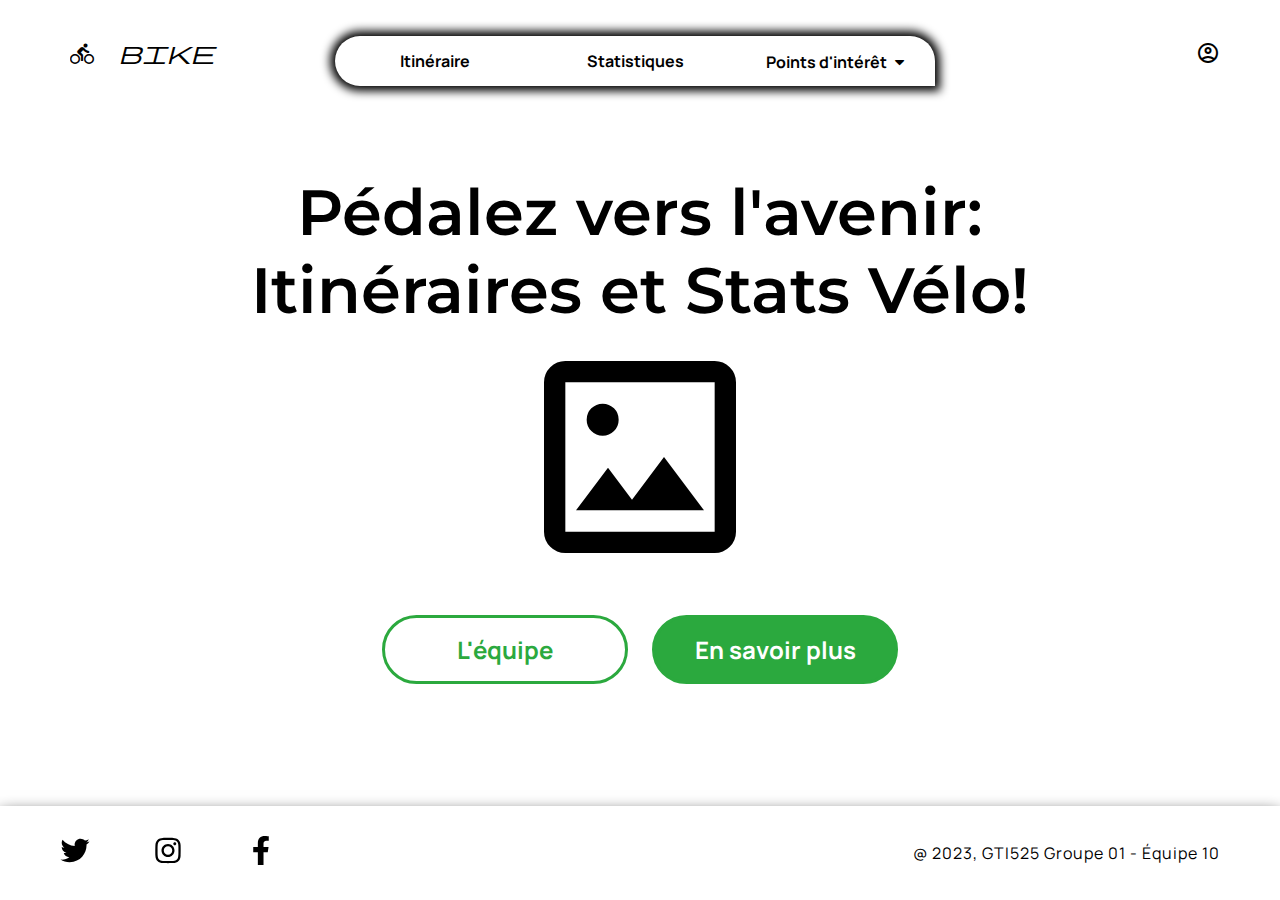
<file: index.html>
<!DOCTYPE html>
<html lang="fr">

<head>
    <meta charset="UTF-8">
    <meta name="viewport" content="width=device-width, initial-scale=1.0">
    <link href="https://fonts.googleapis.com/css2?family=Manrope&family=Montserrat&display=swap" rel="stylesheet">
    <link rel="stylesheet" href="https://fonts.googleapis.com/css2?family=Material+Symbols+Outlined:opsz,wght,FILL,GRAD@20..48,100..700,0..1,-50..200"/>
    <link rel="stylesheet" href="https://cdnjs.cloudflare.com/ajax/libs/font-awesome/4.7.0/css/font-awesome.min.css">
    <link href="/styles/general/style.css" rel="stylesheet">
    <link href="/styles/general/animation.css" rel="stylesheet">
    <link href="/styles/index.css" rel="stylesheet">
    <title>Page d'accueil</title>
</head>

<body>
    <header>
        <nav class="navbar">
            <a class="icon-nav">
                <span class="material-symbols-outlined" alt="nom projet">directions_bike <em>bike</em></span>
            </a>
            <div class="nav-liens">
                <a href="./html/itineraire.html">Itinéraire</a>
                <a href="./html/statistiques.html">Statistiques</a>
                <div class="dropdown">
                    <button class="dropbtn" onclick="location.href='pointsInterets.html'">Points d'intérêt
                         <i class="fa fa-caret-down"></i></button>
                    <div class="dropdown-contenu">
                        <a href="#lien1">Lien 1</a>
                        <a href="#lien2">Lien 2</a>
                        <a href="#lien3">Lien 3</a>
                    </div>
                </div>
            </div>
            <a class="icon-nav"><span class="material-symbols-outlined">account_circle</span></a>
        </nav>
    </header>

    <div id="page-container">
        <main>
            <div class="accueil">
                <h1>Pédalez vers l'avenir: <br> Itinéraires et Stats Vélo!</h1>
                <img src="/images/imagesmode.svg" alt="">
                <div class="boutons">
                    <a type="button" href="./html/equipe.html">L'équipe</a>
                    <a type="button" href="./html/apropos.html">En savoir plus</a>
                </div>
            </div>
        </main>
        <footer>
            <div class="socials">
                <a target="_blank" href="https://twitter.com/" >
                    <img src="/images/twitter.svg" alt="Logo Twitter">
                </a>
                <a target="_blank" href="https://www.instagram.com/" >
                    <img src="/images/instagram.svg" alt="Logo Instagram">
                </a>
                <a target="_blank" href="https://www.facebook.com/" >
                    <img src="/images/facebook-f.svg" alt="Logo Facebook">
                </a>
            </div>
            <p>@ 2023, GTI525 Groupe 01 - Équipe 10</p>
        </footer>
    </div>
</body>

</html>
</file>
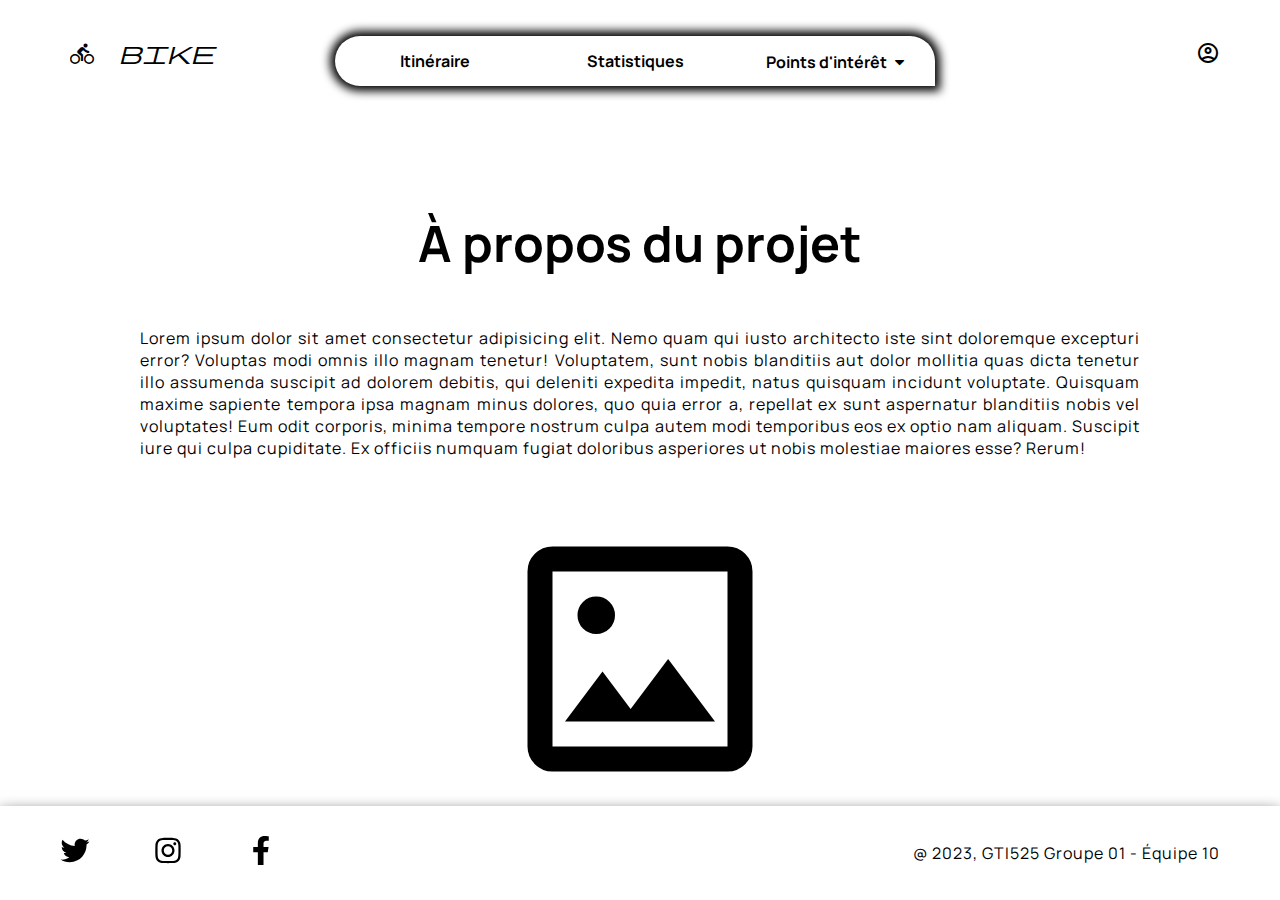
<file: html/apropos.html>
<!DOCTYPE html>
<html lang="fr">

<head>
    <meta charset="UTF-8">
    <meta name="viewport" content="width=device-width, initial-scale=1.0">
    <link href="https://fonts.googleapis.com/css2?family=Manrope&family=Montserrat&display=swap" rel="stylesheet">
    <link rel="stylesheet" href="https://fonts.googleapis.com/css2?family=Material+Symbols+Outlined:opsz,wght,FILL,GRAD@20..48,100..700,0..1,-50..200"/>
    <link rel="stylesheet" href="https://cdnjs.cloudflare.com/ajax/libs/font-awesome/4.7.0/css/font-awesome.min.css">
    <link href="/styles/general/style.css" rel="stylesheet">
    <link href="/styles/general/animation.css" rel="stylesheet">
    <link href="/styles/apropos.css" rel="stylesheet">
    <title>À propos</title>
</head>

<body>
    <header>
        <nav class="navbar">
            <a class="icon-nav" href="index.html">
                <span class="material-symbols-outlined" alt="nom projet">directions_bike <em>bike</em></span>
            </a>
            <div class="nav-liens">
                <a href="itineraire.html">Itinéraire</a>
                <a href="statistiques.html">Statistiques</a>
                <div class="dropdown">
                    <button class="dropbtn" onclick="location.href='pointsInterets.html'">Points d'intérêt
                         <i class="fa fa-caret-down"></i></button>
                    <div class="dropdown-contenu">
                        <a href="#lien1">Lien 1</a>
                        <a href="#lien2">Lien 2</a>
                        <a href="#lien3">Lien 3</a>
                    </div>
                </div>
            </div>
            <a class="icon-nav"><span class="material-symbols-outlined">account_circle</span></a>
        </nav>
    </header>

    <main>
        <div class="apropos">
            <h1>À propos du projet</h1>
            <p>Lorem ipsum dolor sit amet consectetur adipisicing elit. Nemo quam qui iusto architecto iste sint doloremque
                excepturi error? Voluptas modi omnis illo magnam tenetur! Voluptatem, sunt nobis blanditiis aut dolor mollitia quas
                dicta tenetur illo assumenda suscipit ad dolorem debitis, qui deleniti expedita impedit, natus quisquam incidunt
                voluptate. Quisquam maxime sapiente tempora ipsa magnam minus dolores, quo quia error a, repellat ex sunt aspernatur
                blanditiis nobis vel voluptates! Eum odit corporis, minima tempore nostrum culpa autem modi temporibus eos ex optio
                nam aliquam. Suscipit iure qui culpa cupiditate. Ex officiis numquam fugiat doloribus asperiores ut nobis molestiae
                maiores esse? Rerum!</p>
            <img src="/images/imagesmode.svg" alt="">
        </div>
    </main>

    <footer>
        <div class="socials">
            <a target="_blank" href="https://twitter.com/" >
                <img src="/images/twitter.svg" alt="Logo Twitter">
            </a>
            <a target="_blank" href="https://www.instagram.com/" >
                <img src="/images/instagram.svg" alt="Logo Instagram">
            </a>
            <a target="_blank" href="https://www.facebook.com/" >
                <img src="/images/facebook-f.svg" alt="Logo Facebook">
            </a>
        </div>
        <p>@ 2023, GTI525 Groupe 01 - Équipe 10</p>
    </footer>
</body>

</html>
</file>
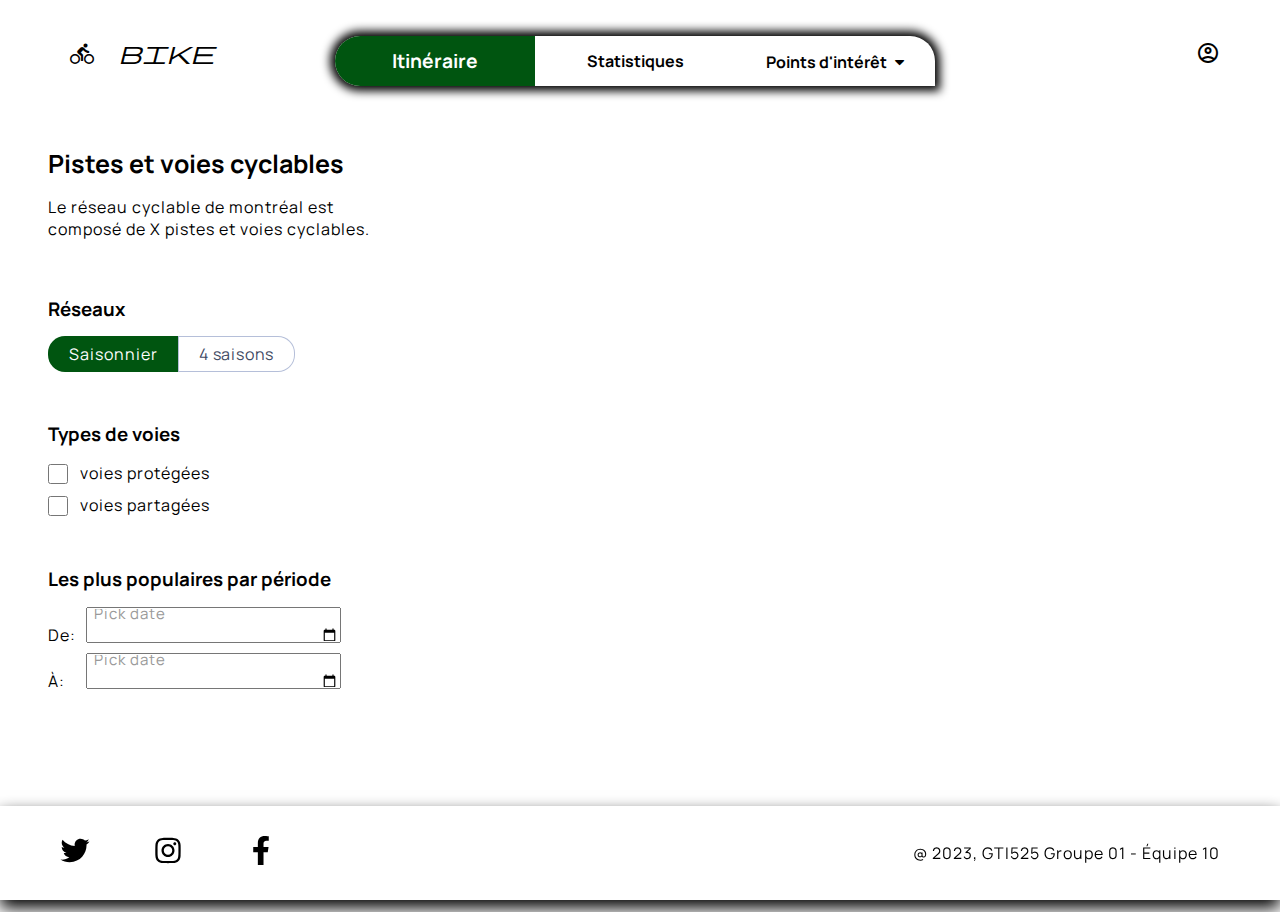
<file: html/itineraire.html>
<!DOCTYPE html>
<html lang="fr">

<head>
    <meta charset="UTF-8">
    <meta name="viewport" content="width=device-width, initial-scale=1.0">
    <link href="https://fonts.googleapis.com/css2?family=Manrope&family=Montserrat&display=swap" rel="stylesheet">
    <link rel="stylesheet" href="https://fonts.googleapis.com/css2?family=Material+Symbols+Outlined:opsz,wght,FILL,GRAD@20..48,100..700,0..1,-50..200"/>
    <link rel="stylesheet" href="https://cdnjs.cloudflare.com/ajax/libs/font-awesome/4.7.0/css/font-awesome.min.css">
    <link href="/styles/general/style.css" rel="stylesheet">
    <link href="/styles/general/animation.css" rel="stylesheet">
    <link href="/styles/itineraire.css" rel="stylesheet">
    <title>Itinéraire</title>
</head>

<body>
    <header>
        <nav class="navbar">
            <a class="icon-nav" href="index.html">
                <span class="material-symbols-outlined" alt="nom projet">directions_bike <em>bike</em></span>
            </a>
            <div class="nav-liens">
                <a id="active" href="itineraire.html">Itinéraire</a>
                <a href="statistiques.html">Statistiques</a>
                <div class="dropdown">
                    <button class="dropbtn" onclick="location.href='pointsInterets.html'">Points d'intérêt
                         <i class="fa fa-caret-down"></i></button>
                    <div class="dropdown-contenu">
                        <a href="#lien1">Lien 1</a>
                        <a href="#lien2">Lien 2</a>
                        <a href="#lien3">Lien 3</a>
                    </div>
                </div>
            </div>
            <a class="icon-nav"><span class="material-symbols-outlined">account_circle</span></a>
        </nav>
    </header>

    <div id="page-container">
        <main>
            <section class="params-carte">
                <section class="info-page">
                    <h1>Pistes et voies cyclables</h1>
                    <p>Le réseau cyclable de montréal est composé de X pistes et voies cyclables.</p>
                </section>
                <section class="reseaux">
                    <h3>Réseaux</h3>
                    <div class="choix-reseau">
                        <div>
                            <label>
                                <input type="radio" name="radio" checked>
                                <span>Saisonnier</span>
                            </label>
                            <label>
                                <input type="radio" name="radio">
                                <span>4 saisons</span>
                            </label>
                        </div>
                    </div>
                </section>
                <section class="type-voie">
                    <h3>Types de voies</h3>
                    <label>
                        <input type="checkbox" name="checkbox" class="option-input checkbox" />
                        <span>voies protégées</span>
                    </label>
                    <label>
                        <input type="checkbox" name="checkbox" class="option-input checkbox" />
                        <span>voies partagées</span>
                    </label>
                </section>
                <section class="datePopPeriode">
                    <h3>Les plus populaires par période</h3>
                    <div class="dates">
                        <div>
                            <label>
                                <span>De:</span><input type="date" name="date" placeholder="Pick date" type="text" onfocus="this.type='date'" required>
                            </label>
                            <label id="a">
                                <span>À:</span><input type="date" name="date" placeholder="Pick date" type="text" onfocus="this.type='date'" required>
                            </label>
                        </div>
                    </div>
                </section>
            </section>
            <!-- Source: https://blog.hubspot.com/website/how-to-embed-google-map-in-html#:~:text=To%20make%20a%20responsive%20Google%20Map%20in%20HTML%2C%20take%20your,with%20the%20class%20google%2Dmap.&text=Here's%20the%20result.,the%20size%20of%20your%20browser. -->
            <!-- Pour les positions des points plus tard? https://developers.google.com/maps/documentation/javascript/marker-clustering?hl=fr-->
            <section class="carte">
                <div class="google-map">
                    <!-- Carte de l'ÉTS -->
                    <!-- <iframe src="https://www.google.com/maps/embed?pb=!1m14!1m8!1m3!1d11187.030844713212!2d-73.5623366!3d45.4948236!3m2!1i1024!2i768!4f13.1!3m3!1m2!1s0x4cc91a60aa839707%3A0xb732a719a45c45f6!2s%C3%89cole%20de%20technologie%20sup%C3%A9rieure%20(%C3%89TS)!5e0!3m2!1sfr!2sca!4v1694550005076!5m2!1sfr!2sca"width="600" height="450" style="border:0;" allowfullscreen="" loading="lazy" referrerpolicy="no-referrer-when-downgrade"></iframe> -->
                    <!-- Carte de Montréal -->
                    <iframe src="https://www.google.com/maps/embed?pb=!1m18!1m12!1m3!1d178788.40360298174!2d-74.0236731722467!3d45.558999015018735!2m3!1f0!2f0!3f0!3m2!1i1024!2i768!4f13.1!3m3!1m2!1s0x4cc91a541c64b70d%3A0x654e3138211fefef!2zTW9udHLDqWFsLCBRQw!5e0!3m2!1sfr!2sca!4v1695429426531!5m2!1sfr!2sca" width="1595" height="783" style="border:0;" allowfullscreen="" loading="lazy" referrerpolicy="no-referrer-when-downgrade"></iframe>
                </div>
            </section>
        </main>
        <footer>
            <div class="socials">
                <a target="_blank" href="https://twitter.com/" >
                    <img src="/images/twitter.svg" alt="Logo Twitter">
                </a>
                <a target="_blank" href="https://www.instagram.com/" >
                    <img src="/images/instagram.svg" alt="Logo Instagram">
                </a>
                <a target="_blank" href="https://www.facebook.com/" >
                    <img src="/images/facebook-f.svg" alt="Logo Facebook">
                </a>
            </div>
            <p>@ 2023, GTI525 Groupe 01 - Équipe 10</p>
        </footer>
    </div>
</body>

</html>
</file>
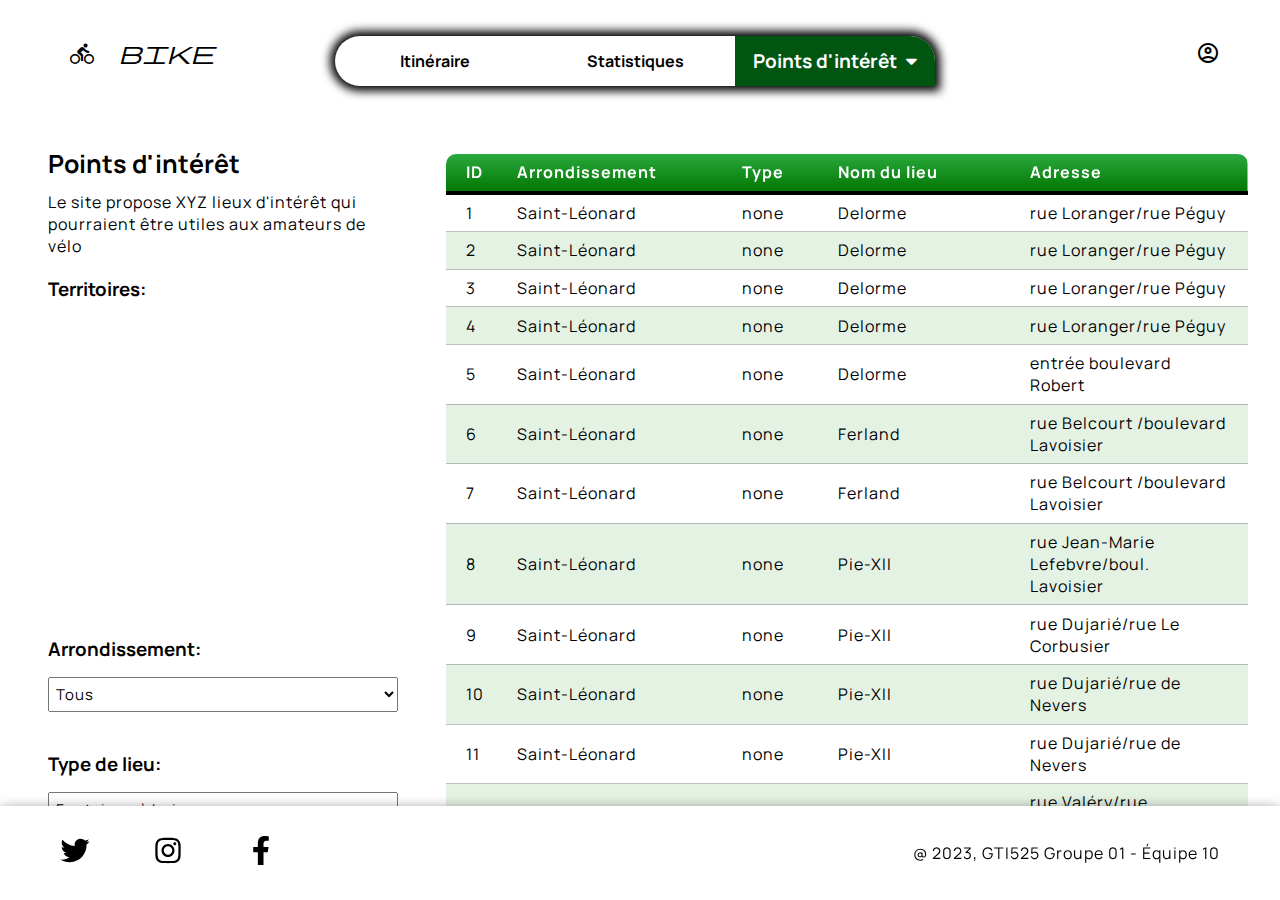
<file: html/pointsInterets.html>
<!DOCTYPE html>
<html lang="en">

<head>
    <meta charset="UTF-8">
    <meta name="viewport" content="width=device-width, initial-scale=1.0">
    <link href="https://fonts.googleapis.com/css2?family=Manrope&family=Montserrat&display=swap" rel="stylesheet">
    <link rel="stylesheet" href="https://fonts.googleapis.com/css2?family=Material+Symbols+Outlined:opsz,wght,FILL,GRAD@20..48,100..700,0..1,-50..200"/>
    <link rel="stylesheet" href="https://cdnjs.cloudflare.com/ajax/libs/font-awesome/4.7.0/css/font-awesome.min.css">
    <link href="/styles/general/style.css" rel="stylesheet">
    <link href="/styles/general/animation.css" rel="stylesheet">
    <link href="/styles/pointsInterets.css" rel="stylesheet">
    <link href="/styles/general/tableau.css" rel="stylesheet">
    <title>Points d'intérêts</title>
    <script defer src="/scripts/dataReaderPI.js" ></script>
    <script defer src="/scripts/tri.js" > </script>
</head>

<body>
    <header>
        <nav class="navbar">
            <a class="icon-nav" href="index.html">
                <span class="material-symbols-outlined" alt="nom projet">directions_bike <em>bike</em></span>
            </a>
            <div class="nav-liens">
                <a href="itineraire.html">Itinéraire</a>
                <a href="statistiques.html">Statistiques</a>
                <div class="dropdown">
                    <button id="activeDropbtn" class="dropbtn" onclick="location.href='pointsInterets.html'">Points d'intérêt
                         <i class="fa fa-caret-down"></i></button>
                    <div class="dropdown-contenu">
                        <a href="#lien1">Lien 1</a>
                        <a href="#lien2">Lien 2</a>
                        <a href="#lien3">Lien 3</a>
                    </div>
                </div>
            </div>
            <a class="icon-nav"><span class="material-symbols-outlined">account_circle</span></a>
        </nav>
    </header>

    <div id="page-container">
        <main>
            <section class="params-tableau">
                <section class="info-page">
                    <h1>Points d'intérêt</h1>
                    <p>Le site propose XYZ lieux d'intérêt qui pourraient être utiles aux amateurs de vélo</p>
                </section>
                <section class="territoire">
                    <h3>Territoires:</h3>
                    <section class="carte">
                        <div class="google-map">
                            <!-- Carte de Montréal -->
                            <iframe src="https://www.google.com/maps/embed?pb=!1m18!1m12!1m3!1d124650.3957647824!2d-73.81223701201635!3d45.54078117024136!2m3!1f0!2f0!3f0!3m2!1i1024!2i768!4f13.1!3m3!1m2!1s0x4cc918dabe504fa3%3A0x33b8d4c6f4d20db4!2zw45sZSBkZSBNb250csOpYWw!5e0!3m2!1sfr!2sca!4v1694550920447!5m2!1sfr!2sca" width="600" height="450" style="border:0;" allowfullscreen="" loading="lazy" referrerpolicy="no-referrer-when-downgrade"></iframe>
                        </div>
                    </section>
                </section>
                <section class="arrondissement">
                    <h3>Arrondissement:</h3>
                    <label>
                        <select name="arrondissement" id="selection-arrondissement">
                            <option>Tous</option>
                        </select>
                    </label>
                </section>
                <section class="type-lieu">
                    <h3>Type de lieu:</h3>
                    <label>
                        <select name="lieu" id="selection-lieu">
                            <option>Fontaines à boire</option>
                        </select>
                    </label>
                </section>
            </section>
            <section class="tableau">
                    <!-- <input type="file" accept=".csv" id="picker"> -->
                    <table>
                        <!-- <script src="/node_modules/papaparse/papaparse.min.js"></script> -->
                        <thead>
                            <tr>
                                <th onclick="sortTable()">ID</th>
                                <th onclick="sortTable()">Arrondissement</th>
                                <th onclick="sortTable()">Type</th>
                                <th onclick="sortTable()">Nom du lieu</th>
                                <th onclick="sortTable()">Adresse</th>
                            </tr>
                        </thead>
                        <tbody id="donnees"></tbody>
                    </table>
                </section>
        </main>
        <footer>
            <div class="socials">
                <a target="_blank" href="https://twitter.com/" >
                    <img src="/images/twitter.svg" alt="Logo Twitter">
                </a>
                <a target="_blank" href="https://www.instagram.com/" >
                    <img src="/images/instagram.svg" alt="Logo Instagram">
                </a>
                <a target="_blank" href="https://www.facebook.com/" >
                    <img src="/images/facebook-f.svg" alt="Logo Facebook">
                </a>
            </div>
            <p>@ 2023, GTI525 Groupe 01 - Équipe 10</p>
        </footer>
    </div>
</body>

</html>
</file>
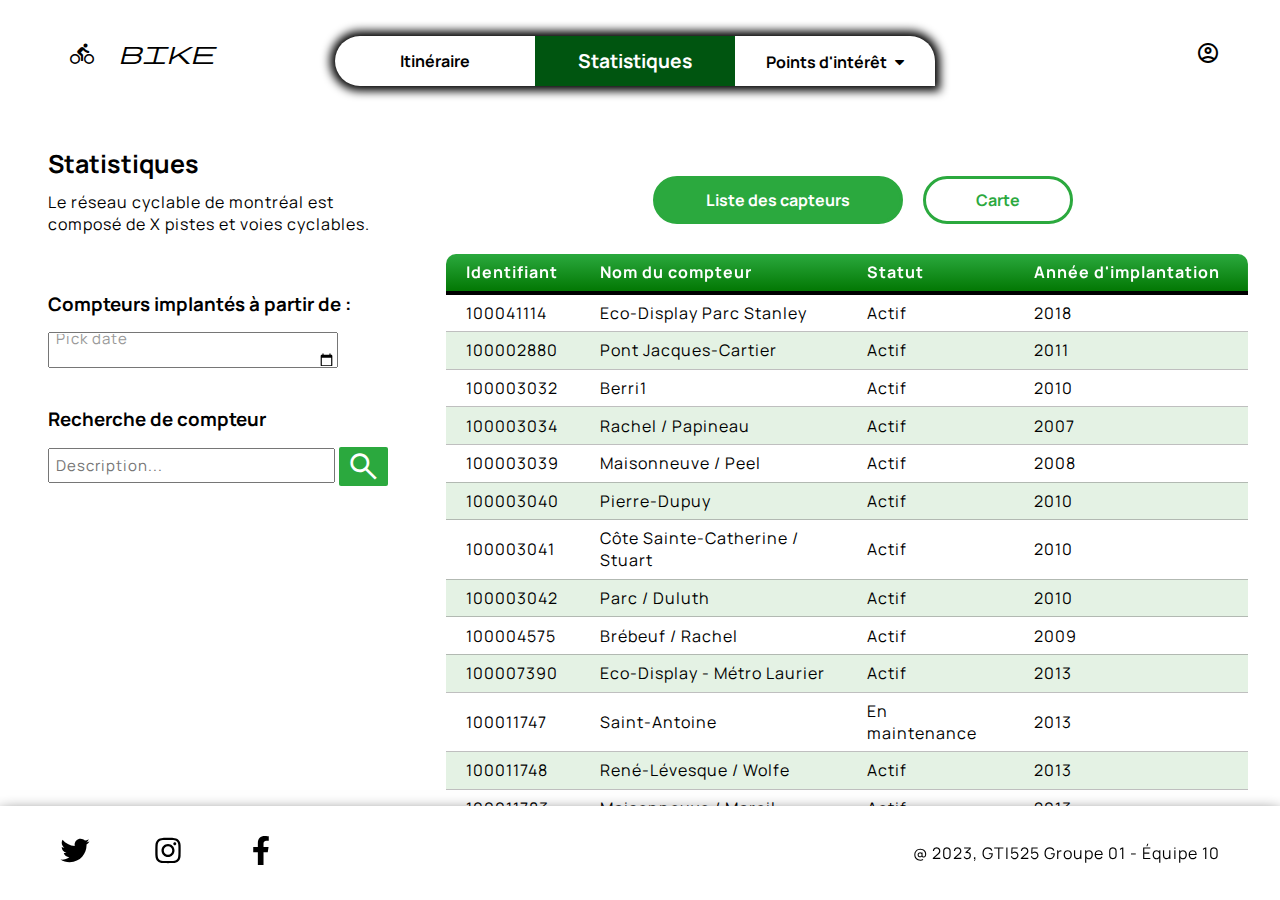
<file: html/statistiques.html>
<!DOCTYPE html>
<html lang="fr">

<head>
    <meta charset="UTF-8">
    <meta name="viewport" content="width=device-width, initial-scale=1.0">
    <link href="https://fonts.googleapis.com/css2?family=Manrope&family=Montserrat&display=swap" rel="stylesheet">
    <link rel="stylesheet" href="https://fonts.googleapis.com/css2?family=Material+Symbols+Outlined:opsz,wght,FILL,GRAD@20..48,100..700,0..1,-50..200"/>
    <link rel="stylesheet" href="https://cdnjs.cloudflare.com/ajax/libs/font-awesome/4.7.0/css/font-awesome.min.css">
    <link rel="stylesheet" href="https://fonts.googleapis.com/css2?family=Material+Symbols+Outlined:opsz,wght,FILL,GRAD@24,400,0,0" />
    <link href="/styles/general/style.css" rel="stylesheet">
    <link href="/styles/general/animation.css" rel="stylesheet">
    <link href="/styles/statistiques.css" rel="stylesheet">
    <link href="/styles/general/tableau.css" rel="stylesheet">
    <title>Statistiques</title>
    <script defer src="/scripts/dataReaderS.js" ></script>
    <script defer src="/scripts/tri.js" ></script>
    <script defer src="/scripts/rechercheS.js" ></script>
</head>

<body>
    <header>
        <nav class="navbar">
            <a class="icon-nav" href="index.html">
                <span class="material-symbols-outlined" alt="nom projet">directions_bike <em>bike</em></span>
            </a>
            <div class="nav-liens">
                <a href="itineraire.html">Itinéraire</a>
                <a id="active" href="statistiques.html">Statistiques</a>
                <div class="dropdown">
                    <button class="dropbtn" onclick="location.href='pointsInterets.html'">Points d'intérêt
                         <i class="fa fa-caret-down"></i></button>
                    <div class="dropdown-contenu">
                        <a href="#lien1">Lien 1</a>
                        <a href="#lien2">Lien 2</a>
                        <a href="#lien3">Lien 3</a>
                    </div>
                </div>
            </div>
            <a class="icon-nav"><span class="material-symbols-outlined">account_circle</span></a>
        </nav>
    </header>

    <div id="page-container">
        <main>
            <section class="params-tableau">
                <section class="info-page">
                    <h1>Statistiques</h1>
                    <p>Le réseau cyclable de montréal est composé de X pistes et voies cyclables.</p>
                </section>
                <section class="compteur-date">
                    <h3>Compteurs implantés à partir de :</h3>
                    <label>
                        <input type="date" name="date" placeholder="Pick date" required>
                    </label>
                </section>
                <section class="recherche-compteur">
                    <h3>Recherche de compteur</h3>
                    <div class="search">
                        <div>
                            <label>
                                <input id="searchBar" onclick="recherche()" type="search" name="search" placeholder="Description...">
                                <!-- <input type="submit" name="submit" value="O"> -->
                                <span id="searchBtn" class="material-symbols-outlined">search</span>
                            </label>
                        </div>
                    </div>
                </section>
            </section>
            <section class="cote-droit">
                <section class="boutons">
                    <a href="#">Liste des capteurs</a>
                    <a href="#">Carte</a>
                </section>
                <section class="tableau">
                    <table>
                        <thead>
                            <tr>
                                <th onclick="sortTable()">Identifiant</th>
                                <th onclick="sortTable()">Nom du compteur</th>
                                <th onclick="sortTable()">Statut</th>
                                <th onclick="sortTable()">Année d'implantation</th>
                            </tr>
                        </thead>
                        <tbody id="donnees"></tbody>
                    </table>
                </section>
            </section>
        </main>
        <footer>
            <div class="socials">
                <a target="_blank" href="https://twitter.com/" >
                    <img src="/images/twitter.svg" alt="Logo Twitter">
                </a>
                <a target="_blank" href="https://www.instagram.com/" >
                    <img src="/images/instagram.svg" alt="Logo Instagram">
                </a>
                <a target="_blank" href="https://www.facebook.com/" >
                    <img src="/images/facebook-f.svg" alt="Logo Facebook">
                </a>
            </div>
            <p>@ 2023, GTI525 Groupe 01 - Équipe 10</p>
        </footer>
    </div>
</body>

</html>
</file>
<file: styles/general/style.css>
@import url('https://fonts.googleapis.com/css2?family=Manrope:wght@500;600;700;800&family=Montserrat:wght@500;600;700;800;900&display=swap');
* {
    margin: 0;
}

:root {
    --vert-clair: #2ba93e;
    --vert-hover: rgb(0, 117, 0);
    --vert-fonce: #005510;
    --widthMinBtnNav: 200px;
    --widthBtnNav: 15vw;
    --fontSizeNav: 16px;
    --fontSizeNavActive: 19px;
}



/* General */
header,
footer {
    /* background-color: aqua; */
    padding-bottom: 40px;
}

/* Header */
.navbar{
    display: flex;
    justify-content: space-between;
    align-items: center;
    padding: 20px;
    }

    .icon-nav {
        display: flex;
        transition: all .2s ease;
        padding: 20px;
    }
    .icon-nav:first-child {
        margin-left: 30px;
        margin-right: 20px;
    }
    .icon-nav:last-child {
        margin-left: 0em;
        margin-right: 20px;
    }

        .icon-nav:hover {
            box-shadow: 0px 8px 16px 0px rgba(0, 0, 0, 0.3);
            border-radius: 100px;
            transition: all .1s ease;
            transform: scale(120%);
        }

        /* Petite flèche à côté de Points d'intérêt */
        i {
            margin-left: 5px;
        }

    

.nav-liens {
    display: flex;
    align-items: center;
    justify-content: center;
    /* background-color: wheat; */
    /* border-radius: 100px; */
    border-radius: 2em 2em 0;
    overflow: hidden;
    margin-top: 15px;
    height: 50px;
    box-shadow: 0px 0px 10px 5px rgba(0, 0, 0, 1);
    /* min-width: 600px; */
    margin-right: 160px;

}

/* https://www.w3schools.com/howto/howto_css_dropdown_navbar.asp */
/* https://www.w3schools.com/howto/howto_css_dropdown.asp */
/* Dropdown */
.nav-liens a {
    float: left;
    display: flex;
    align-items: center;
    justify-content: center;
    /* text-align: center; */
    font-size: var(--fontSizeNav);
    width: var(--widthBtnNav);
    min-width: var(--widthMinBtnNav);
    height: 100%;

    /* border-radius: 5px; */
    /* margin: 0 5px; */
    }
    .nav-liens a:hover {
        background-color: var(--vert-hover);
        color: white;
        font-size: larger;
        /* border-radius: 5px; */
    }
    .nav-liens a:active {
        background-color: var(--vert-fonce);
    }

    .nav-liens #active {
        background-color: var(--vert-fonce);
        /* border-radius: 5px; */
        color: white;
        font-size: larger;
        /* position: relative;
        top: 10px; */
        }

    .dropdown {
        float: left;
        /* margin-left: 5px; */
        }
        .dropbtn {
            font-size: var(--fontSizeNav);
            border: none;
            outline: none;
            padding: 15px;
            width: var(--widthBtnNav);
            min-width: var(--widthMinBtnNav);
            height: 50px;
            background-color: inherit;
            font-family: inherit;
            cursor: pointer;
        }

        .dropdown #activeDropbtn {
            padding: unset;
            padding: 11px;
            background-color: var(--vert-fonce);
            color: white;
            font-size: var(--fontSizeNavActive);
        }

        .dropdown:hover .dropbtn{
            background-color: var(--vert-hover);
            color: white;
            font-size: var(--fontSizeNavActive);
            /* padding: unset; */
            padding: 11px;
        }
        .dropdown-contenu {
            display: none;
            position: absolute;
            top: 86px;
            background: white;
            width: var(--widthBtnNav);
            min-width: var(--widthMinBtnNav);
            border-radius: 0 0 15px 15px;
            box-shadow: 0px 8px 16px 0px rgba(0, 0, 0, 0.2);
            z-index: 1;
            }
            .dropdown-contenu a {
                float: none;
                color: black;
                padding: 14px 16px;
                display: block;
                width: auto;
                text-align: center;
                border-radius: 5px;
                margin: 10px 0;
                transition: all .3s ease;
            }
            .dropdown-contenu a:hover {
                font-size: medium;
                background-color: var(--vert-hover);
                border-radius: 5px;
                /* margin: 10px; */  
                transform: scale(115%);
                transition: all .2s ease;
                box-shadow: 0px 10px 5px 0px rgba(0, 0, 0, .3);
            }

            .dropdown-contenu a:active {
                background-color: var(--vert-fonce);
            }

        .dropdown:hover .dropdown-contenu {
            display: block;
        }

/* Body */
body {
    font-family: 'Manrope', sans-serif;
    letter-spacing: 1px;
}

/* In body */
a, button {
    color: black;
    font-weight: 700;
    text-decoration: none;
    transition: all 200ms ease;
    letter-spacing: normal;
}

em {
    vertical-align: text-top;
}

h1 {
    font-size: 25px;
}

h1, h3 {
    letter-spacing: normal;
}

h3 {
    padding-bottom: 15px;
    }

/* Détails */
input,
select {
    width: 80%;
    font-size: 15px;
    font-family: 'Manrope', sans-serif;
    color: black;
    letter-spacing: 1px;
    height: 35px;
}

input[type="date"] {
    user-select: none;
    color: transparent;
    padding-left: 6px;
    height: unset;
    height: 31.8px;
    width: 280px;
    }
    input[type="date"]::before {
        color: #999999;
        content: attr(placeholder);
    }
    input[type="date"]:focus,
    input[type="date"]:valid {
        color: #666666;
    }
    input[type="date"]:focus::before,
    input[type="date"]:valid::before {
        content: "" !important;
        display: none;
    }


/* ANIMATION */
#active, #activeDropbtn{animation: navAnimation .2s;}

.dropdown-contenu a:nth-child(1) {animation: drop .1s;}
.dropdown-contenu a:nth-child(2) {animation: drop .2s;}
.dropdown-contenu a:nth-child(3) {animation: drop .3s;}


/* Footer */
footer {
    display: flex;
    justify-content: space-between;
    align-items: center;
    padding: unset;
    box-shadow: 0px 8px 16px 0px rgba(0, 0, 0, 1);
    /* padding: 20px 0; */
    position: absolute;
    bottom: 0;
    width: 100%;
    background-color: white;
    }

    .socials {
        padding: 30px 0;
        margin-left: 30px;
    }
    
    .socials img {
        transition: .2s ease-in-out;
    }

    .socials img:hover {
        transform: scale(150%);
        transition: .1s ease;
    }
    footer p {
        margin-right: 60px;
    }

    .socials img {
        margin-right: 30px;
        margin-left: 30px;
        width: 30px;
        height: 29px;  
    }
</file>
<file: styles/general/animation.css>
/* Index */
@keyframes fade {
    from{opacity : 0;}
    to{opacity : 1;}
}
@keyframes deLaGauche {
    from{
        opacity : 0;
        transform: translateX(-100%);
    }
    to{
        opacity : 1;
        transform: translateX(0);
    }
}
@keyframes deLaDroite {
    from{
        opacity : 0;
        transform: translateX(100%);
    }
    to{
        opacity : 1;
        transform: translateX(0);
    }
}

/* Équipe */
@keyframes deLaGaucheBlur {
    from {
        opacity: 0;
        filter: blur(10px);
        transform: translateX(-100%);
    }
    
    to {
        opacity: 1;
        filter: blur(0);
        transform: translateX(0);
    }
}


/* Itinéraire */
@keyframes zoomIn {
    from {
        opacity: 0;
        filter: blur(100px);
        transform: scale(0);
    }

    to {
        opacity: 1;
        filter: blur(0);
        transform: scale(100%);
    }
}


/* Style */
@keyframes navAnimation {
    from {
        opacity: 0;
        filter: blur(100px);
        transform: translateY(-100%);
    }

    to {
        opacity: 1;
        filter: blur(0);
        transform: translateY(0);
    }
}

@keyframes drop {
    from {
        opacity: 0;
        transform: translateY(-100%);
    }

    to {
        opacity: 1;
        transform: translateY(0);
    }
}

/* Points d'intérêt */
@keyframes up {
    from {
        opacity: 0;
        transform: translateY(100%);
    }

    to {
        opacity: 1;
        transform: translateY(0);
    }
}
</file>
<file: styles/index.css>
.icon-nav:first-child:hover {
    transform: none;
    box-shadow: none;
}

.accueil  {
    /* background: linear-gradient(#93abe3 65%, white); */
    text-align: center;
    animation: fade 1s;
}

h1 {
    padding-top: 3vh;
    /* padding-bottom: 100px; */
    font-size: calc(2em + 2.5vw);
    font-weight: 600;
    font-family: 'Montserrat', sans-serif;
}

.accueil img {
    /* width: 20vw; */
    width: 20vmax;
    height: auto;
}

.boutons a {
    display: inline-block;
    color: white;
    background: var(--vert-clair);
    border: var(--vert-clair) solid;
    border-radius: 100px;
    /* border-radius: 10px; */
    padding: 15px 20px;
    width: 200px;
    /* height: 30px; */
    margin: 25px 10px;
    font-size: x-large;
    }

    .boutons a:hover {
        border: solid var(--vert-hover);
        background: var(--vert-hover);
    }

    .boutons a:active {
        border: solid var(--vert-fonce);
        background: var(--vert-fonce);
        transform: scale(95%);
    }

.boutons a:nth-child(1) {
    color: var(--vert-clair);
    background: transparent;
    animation: deLaGauche .5s;
    }
    .boutons a:nth-child(1):hover {
        color: white;
        border: var(--vert-hover) solid;
        background: var(--vert-hover);
    }
    
.boutons a:nth-child(2) {
    animation: deLaDroite .5s;
}
</file>
<file: styles/apropos.css>
.apropos {
    margin-top: 7vh;
    display: flex;
    flex-direction: column;
    align-items: center; 
    animation: fade 1s;

}

.apropos h1 {
    font-size: 50px;
}

.apropos p {
    padding: 20px 0;
    width: 1000px;
    margin: 30px 0;
    text-align: justify;
}

.apropos img {
    width: 300px;
    height: auto;
}
</file>
<file: styles/itineraire.css>
main {
    display: flex;
    /* border: magenta solid 2px; */
    /* margin: 0; */
}

.params-carte {
    margin: 0 1em 2em 3em;
    animation: deLaGauche .5s;
    /* border: red solid; */
}

/* Inside main */
.info-page {
    height: 100px;
    width: 350px;
    /* border: magenta solid 2px; */
}

.info-page h1 {
    padding-bottom: 15px;
}



/* Début réseaux --------------------------------------------------*/
.reseaux {
    padding: 50px 0 30px 0;
    height: 95px;
    /* border: red solid 2px; */
}

/* Source: https://uiverse.io/Pradeepsaranbishnoi/slimy-warthog-37 */
    .choix-reseau div {
        display: flex;
        /* flex-wrap: wrap; */
        /* margin-top: 0.5rem; */
        /* justify-content: center; */
    }

    .choix-reseau input[type="radio"] {
        clip: rect(0 0 0 0);
        position: absolute;
    }

    .choix-reseau input[type="radio"]:checked+span {
        box-shadow: 0 0 0 0.0625em var(--vert-fonce);
        background-color: var(--vert-fonce);
        color: white;
        letter-spacing: 1px;
    }

    .choix-reseau label span {
        display: block;
        cursor: pointer;
        /* background-color: #fff; */
        padding: 0.375em 1.25em;
        position: relative;
        margin-left: .0625em;
        box-shadow: 0 0 0 0.0625em #b5bfd9;
        letter-spacing: .05em;
        color: #3e4963;
        text-align: center;
        transition: background-color 110ms ease;
    }

    .choix-reseau label:first-child span {
        border-radius: 1em 0 0 1em;
    }

    .choix-reseau label:last-child span {
        border-radius: 0 1em 1em 0;
    }
/* Fin réseaux -----------------------------------------------------*/



/* Début voies -------------------------------*/
.type-voie {
    /* height: 95px; */
    /* border: blue solid 2px; */
    margin-bottom: 40px;
    }

    label {
        display: block;
    }

    input.option-input {
        vertical-align: text-top;
        /* position: relative;
        top: 4px; */
        height: 24px;
        width: 20px;
        margin: 0 0.5rem 0.5rem 0;
    }
/* Début voies ------------------------------*/



/* Début dates ------------------------------*/
.datePopPeriode {
    height: 200px;
    width: 100%;
    /* border: green solid 2px; */
}

.dates label span{
        margin-right: 10px;
    }

    input[type="date"] {
        width: 70%;
    }
    .dates label {
        padding-bottom: 7px;
    }
    #a span{
        margin-right: 21px;
        text-align: center;
    }
/* Fin dates -----------------------------*/


/* ANIMATIONS */
.params-carte section:nth-child(1) {animation: deLaGauche .2s;}
.params-carte section:nth-child(2) {animation: deLaGauche .4s;}
.params-carte section:nth-child(3) {animation: deLaGauche .6s;}
.params-carte section:nth-child(4) {animation: deLaGauche .75s;}


.carte {
    /* border: rgb(150, 0, 150) solid 2px; */
    width: 100%;
    height: 100%;
    margin: 1em 2em 0 0;
}

.google-map {
    padding-bottom: 48%;
    position: relative;
    animation: zoomIn 1s;
}

.google-map iframe {
    border-radius: 10px;
    height: 100%;
    min-height: 750px;
    width: 100%;
    left: 0;
    top: 0;
    position: absolute;
}
</file>
<file: styles/pointsInterets.css>
main {
    display: flex;
    /* border: magenta solid 2px; */
    /* margin: 0; */
}

.params-tableau {
    /* border: magenta solid; */
    margin: 0 0 2em 3em;
    animation: deLaGauche .5s;
}

/* Inside main */
    .info-page {
        height: 130px;
        width: 350px;
        /* margin-bottom: 20px; */
        /* border: magenta solid 2px; */
        }
        .info-page h1 {
            padding-bottom: 10px;
        }


    .territoire {
        height: 330px;
        /* border: blue solid 2px; */
        padding-bottom: 30px;
        }

        .carte {
        /* border: rgb(150, 0, 150) solid 2px; */
        height: 290px;
        }
        .google-map iframe {
            border-radius: 5px;
            width: 100%;
            height: 18em;
        }

    .arrondissement {
        height: 95px;
        /* border: blue solid 2px; */
        padding-bottom: 20px;
        }

    select {
        width: 100%;
        padding-left: 3px;
    }

    .type-lieu {
        height: 95px;   
        /* border: green solid 2px; */
        }



/*      Tableau        */
.tableau {
    /* border: rgb(150, 0, 150) solid 2px; */
    margin: 0.5em 2em 1em 3em;
    height: 75vh; 
    }

    /* espacement */
    thead th:nth-child(1) {width: 3%;}
    thead th:nth-child(2) {width: 30%;}
    thead th:nth-child(3) {width: 10%;}
    thead th:nth-child(4) {width: 25%;}
    thead th:nth-child(5) {width: 32%;}
</file>
<file: styles/general/tableau.css>
.tableau {
    /* border: rgb(150, 0, 150) solid 2px; */
    /* height: 60vmin; */
    /* margin: 1em 2em 1em 3em; */
    overflow-x: auto;
    border-radius: 10px 10px 0 10px;
    animation: deLaDroite .5s;
    } 

/* Style de la barre de défilement */
    .tableau::-webkit-scrollbar {width: 20px;}
    
    .tableau::-webkit-scrollbar-thumb {
        height: 40px;
        border-radius: 0 10px 10px 0;
        background-color: rgba(81, 81, 81, 0.8);
    }

    .tableau::-webkit-scrollbar-track {
        border-left: solid var(--vert-fonce) 2px;
        border-radius: 0 10px 10px 0;
        background: rgba(0, 128, 0, 0.104);
    }


/* espacement */
table {
    table-layout: fixed;
    width: 100%;
    min-width: 600px;
    border-collapse: collapse;
    }

    th {
        text-align: left;
        border-bottom: solid black 4px;
        cursor: pointer;
        transition: all .2s;
    }

    td {
        border-bottom: solid #80808080 1px;
        animation: up .2s;
        /* animation: deLaDroite .2s; */
        /* animation: drop .2s; */
    }
    
    tr:nth-child(even) {background: rgba(0, 128, 0, 0.104);} 

    thead {
        position: sticky;
        top: 0;
        background: linear-gradient(to bottom,var(--vert-clair),var(--vert-hover));
        color: white;
        user-select: none;
    }

    th,td {padding: 7.3px 20px;}

    thead th:hover {background-color: var(--vert-hover);}
    
    thead th:active {
        background-color: var(--vert-fonce);
        transition: all .2s;
        /* transform: translateX(10%); */
        /* transform: translateX(-5%) scaleX(90%); */
    }

/* ANIMATIONS */
.params-tableau section:nth-child(1) {animation: deLaGauche .2s;}
.params-tableau section:nth-child(2) {animation: deLaGauche .4s;}
.params-tableau section:nth-child(3) {animation: deLaGauche .6s;}
.params-tableau section:nth-child(4) {animation: deLaGauche .8s;}
</file>
<file: styles/statistiques.css>
main {
    display: flex;
    /* border: magenta solid 2px; */
    /* margin: 0; */
}

.params-tableau {
    margin: 0 0 2em 3em;
}

/* Inside main */
.info-page {
    height: 130px;
    width: 350px;
    margin-bottom: 15px;
    /* border: magenta solid 2px; */
    }
    .info-page h1 {
        padding-bottom: 10px;
    }


.compteur-date {
    height: 95px;
    /* border: blue solid 2px; */
    padding-bottom: 20px;
    margin-right: 10px;
    }

.recherche-compteur {
    /* border: green solid 2px; */
    }   

    #searchBar { 
        padding-left: 6px;
        width: 82%;
    }

    /* input[type="submit"]{
        height: 32px;
        width: 40px;
        display: inline-block;
        border: none;
        border-radius: 2px;
        background-color: var(--vert-fonce);
        color: white;
    } */

    #searchBtn {
        background-color: var(--vert-clair);
        height: 100%;
        font-size: 35px;
        width: 45px;
        color: white;
        text-align: center;
        vertical-align: middle;
        padding: 2px;
        border-radius: 2px;
        user-select: none;
        cursor: pointer;
    }

    #searchBtn:hover {
        background-color: var(--vert-hover);
    }

    #searchBtn:active {
        background-color: var(--vert-fonce);
    }



.cote-droit {
    margin-left: 3em;
    overflow-x: auto;
    }

    /* Boutons au dessus du tableau */
    .boutons {
        /* border: var(--vert-fonce) solid 1px; */
        display: flex;
        justify-content: center;
        /* margin-right: 270px; */
    }

    .boutons a {
        color: white;
        background: var(--vert-clair);
        border: var(--vert-clair) solid;
        border-radius: 100px;
        /* border-radius: 10px; */
        padding: 10px 50px;
        margin: 30px 10px;

    }

    .boutons a:hover {
        border: var(--vert-hover) solid;
        background-color: var(--vert-hover);
    }
 
    .boutons a:active {
        border: var(--vert-fonce) solid;
        background-color: var(--vert-fonce);
        transform: scale(95%);
    }
 
    .boutons a:nth-child(2) {
        color: var(--vert-clair);
        background: transparent;
    }

    .boutons a:nth-child(2):hover {
        color: white;
        border: var(--vert-hover) solid;
        background: var(--vert-hover);
    }
    .boutons a:nth-child(2):active {
        border: var(--vert-fonce) solid;
        background: var(--vert-fonce);
    }

/* ANIMATIONS */
    .params-tableau section:nth-child(1) {animation: deLaGauche .2s;}
    .params-tableau section:nth-child(2) {animation: deLaGauche .4s;}
    .params-tableau section:nth-child(3) {animation: deLaGauche .6s;}


.tableau {
    /* border: rgb(150, 0, 150) solid 2px; */
    margin: 0 2em 0 0;
    height: 65vh; 
    /* min-width: 500px; */
    } 

    /* espacement */
    thead th:nth-child(1) {width: 15%;}
    thead th:nth-child(2) {width: 35%;}
    thead th:nth-child(3) {width: 20%;}
    thead th:nth-child(4) {width: 30%;}

/* table {
    border-collapse: collapse;
    border-radius: 5px;
    box-shadow: 0 0 4px rgba(0, 0, 0, 0.25);
    overflow: hidden;
    font-family: "Quicksand", sans-serif;
    font-weight: bold;
    font-size: 14px;
}

th {
    background: #009578;
    color: #ffffff;
    text-align: left;
}

th,
td {
    padding: 10px 20px;
}

tr:nth-child(even) {
    background: #eeeeee;
} */
</file>
